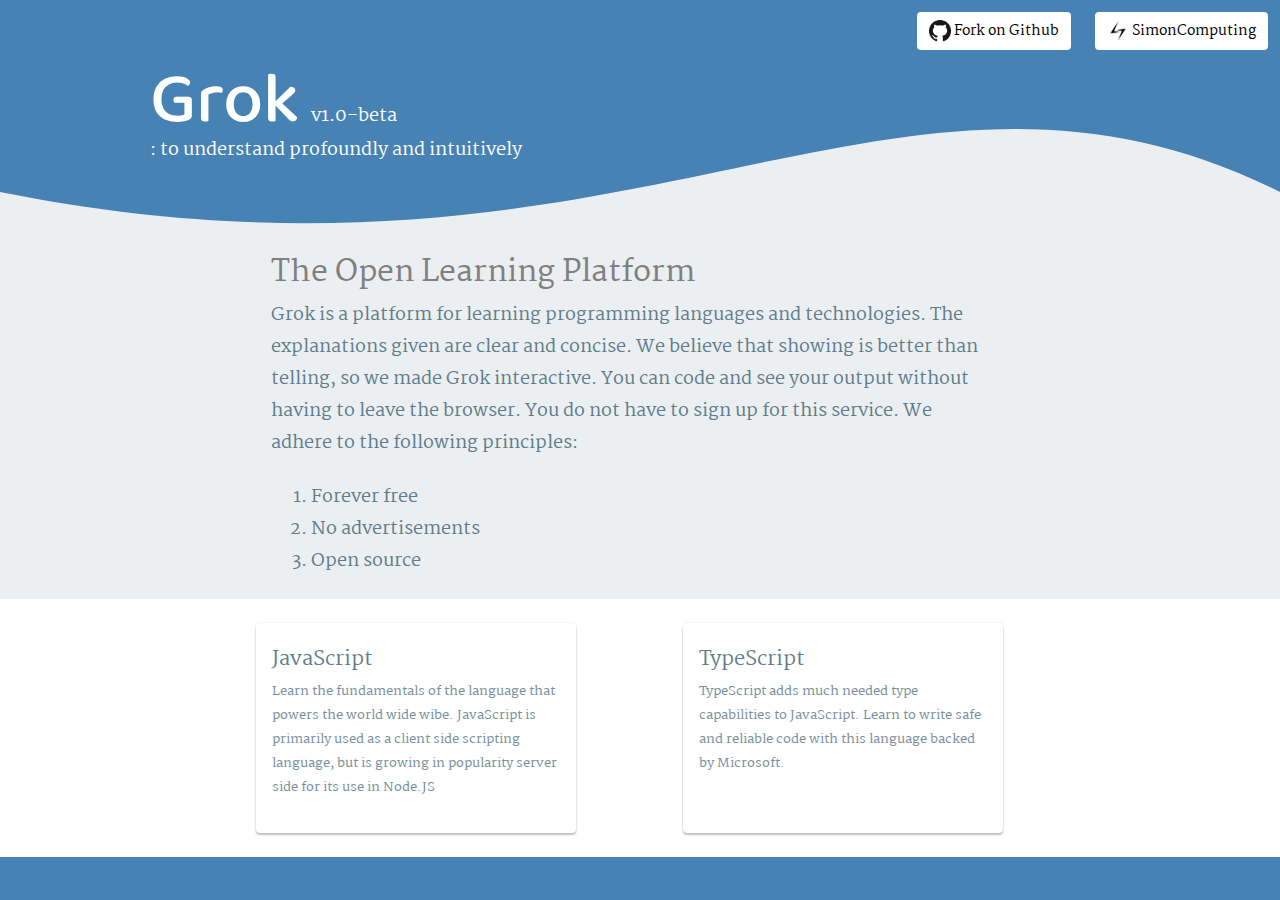
<file: index.html>
<!DOCTYPE html>
<html>
   <head>
      <title>Grok | SimonComputing</title>
      <link rel="stylesheet" href="../css/normalize.css">
      <link rel="stylesheet" href="https://maxcdn.bootstrapcdn.com/bootstrap/3.3.7/css/bootstrap.min.css">
      <link href="https://fonts.googleapis.com/css?family=Baloo" rel="stylesheet">
      <link href="https://fonts.googleapis.com/css?family=Martel" rel="stylesheet">
      <link href="../css/splash.css" rel="stylesheet">
   </head>
   <body>
<!--       <div class="droplet1"></div>
      <div class="droplet0"></div>
      <div class="droplet2"></div>
      <div class="droplet3"></div>
      <div class="droplet4"></div>
      <div class="droplet5"></div>
      <div class="droplet6"></div>
      <div class="droplet7"></div>
      <div class="droplet8"></div> -->
      <ul class="nav-top">
         <li>
            <a href="http://www.SimonComputing.com">
              <img src="../img/sc-logo-black.png" width="22" height="22"> SimonComputing
            </a>
         </li>
         <li>
            <a href="http://www.github.com/simoncomputing/grok">
              <img src="../img/github.png" width="22" height="22"> Fork on Github
            </a>
         </li>
      </ul>
      <h1 class="big">Grok</h1><h4 style="display: inline; margin-left: 12px;">v1.0-beta</h4>
      <h3 class="little">: to understand profoundly and intuitively</h3>
      <svg viewBox="0 0 500 200">
         <path d="M0,75 C250,125 350,0 500,75 L500,00 L0,0 Z" style="stroke: none; fill:steelblue;"></path>
      </svg>
      <div class="container-fluid" style="margin-top: 75px;">
         <div class="row" style="background-color: rgba(236, 239, 241, 1.0)">
            <div class="col-md-7 offset-20">
               <h2 style="color: gray;">The Open Learning Platform</h2>
               <p class="txt">
                  Grok is a platform for learning programming languages and technologies. The explanations given are clear and concise. We believe that showing is better than telling, so we made Grok interactive. You can code and see your output without having to leave the browser. You do not have to sign up for this service. We adhere to the following principles:
                  <ol class="txt">
                    <li>Forever free</li>
                    <li>No advertisements</li>
                    <li>Open source</li>
                  </ol>
               </p>
            </div>
         </div>
         <div class="row cards">
            <a class="card col-md-3 offset-20" href="javascript/">
               <header>
                  <h2>JavaScript</h2>
               </header>
               <p>Learn the fundamentals of the language that powers the world wide wibe. JavaScript is primarily used as a client side scripting language, but is growing in popularity server side for its use in Node.JS</p>
            </a>
            <a class="card col-md-3 col-md-offset-1" href="typescript/">
               <header>
                  <h2>TypeScript</h2>
               </header>
               <p>TypeScript adds much needed type capabilities to JavaScript. Learn to write safe and reliable code with this language backed by Microsoft.</p>
            </a>
         </div>
<!--          <div class="row cards">
            <a class="card col-md-3 offset-20 disabled">
               <header>
                  <h2>Angular</h2>
               </header>
               <p>Angular is the premier front end web framework. With the recent release of Angular2, based on TypeScript, more developers are making the switch to this powerful library.</p>
            </a>
            <a class="card col-md-3 col-md-offset-1 disabled">
               <header>
                  <h2>Karma + Jasmine</h2>
               </header>
               <p>You gotta test your code! Learn the ins and outs of front end testing with the Karma test runner and the Jasmine behavior-driven test framework.</p>
            </a>
         </div>
         <div class="row cards">
            <a class="card col-md-3 offset-20 disabled">
               <header>
                  <h2>D3</h2>
               </header>
               <p>D3.js is a JavaScript library for manipulating documents based on data. D3 combines powerful visualization and interaction techniques with a data-driven approach to DOM manipulation. </p>
            </a>
            <a class="card col-md-3 col-md-offset-1 disabled">
               <header>
                  <h2>Bootstrap CSS</h2>
               </header>
               <p>Bootstrap is the most popular HTML, CSS, and JS framework for developing responsive, mobile first projects on the web.</p>
            </a>
         </div>
 -->      </div>
   </body>
</html>
</file>
<file: css/splash.css>
body {
    font-family: 'Martel', serif;
    color: white;
    background-color: steelblue;
}

svg {
  display: inline-block;
  position: absolute;
  top: 0;
  left: 0;
  background-color: rgba(236, 239, 241, 1.0);
  z-index: -1;
}

.big {
    font-family: 'Baloo', sans;
    color: white;
    padding: 0px;
    padding-left: 150px;
    font-size: 72px;
    margin-bottom: 0px;
    margin-top: 0px;
    display: inline;
}

.little {
    color: white;
    padding: 0px;
    padding-left: 150px;
    font-size: 18px;
    margin-top: 0px;
}

.card {
    padding: 8px;
    padding-right: 0;
    padding-left: 0;
    background: #fff;
    border-radius: 4px;
    box-shadow: 0 2px 2px rgba(0,0,0,0.24),0 0 2px rgba(0,0,0,0.12);
    box-sizing: border-box;
    float: left;
    margin-bottom: 24px;
    min-width: 216px;
    height: 210px;
    padding-bottom: 24px;
    position: relative;
    -webkit-transition: box-shadow .5s;
    transition: box-shadow .5s;
}

.card:hover {
    border: 2px solid #2196F3;
    box-shadow: 0 8px 8px rgba(0,0,0,0.24),0 0 8px rgba(0,0,0,0.12);
    text-decoration: none;
}

.card.disabled {
    cursor: not-allowed;
}

.card.disabled:hover {
    cursor: not-allowed;
    border: 2px solid firebrick;
    box-shadow: 0 8px 8px rgba(0,0,0,0.24),0 0 8px rgba(0,0,0,0.12);
    text-decoration: none;
}

.card.disabled:hover h2 {
    color: firebrick;
    padding: 14px 14px 0 14px;
}

/*.card header {
    border-bottom: 1px solid #ECEFF1;
    box-sizing: border-box;
    line-height: 48px;
    margin-bottom: 8px;
}*/

.card h2 {
    color: #607D8B;
    font-size: 20px;
    font-weight: 400;
    line-height: 24px;
    margin: 0 0 8px 0;
    padding: 16px 16px 0 16px;
    text-transform: none;
}

.card:hover h2 {
    color: #2196F3;
    padding: 14px 14px 0 14px;
}

.card p {
    color: #78909C;
    font-size: 13px;
    line-height: 24px;
    padding: 0 16px;
    margin: 0;
}

.card:hover p {
    color: #546E7A;
    padding: 0 14px;
}

.offset-20 {
  margin-left: 20%;
}

.txt {
  color: #607D8B;
  line-height: 32px;
  font-size: 18px;
  padding-bottom: 12px;
}

.cards {
  background-color: white;
  padding-top: 24px;
}

ul.nav-top {
    list-style-type: none;
    margin: 0;
    padding: 0;
    overflow: hidden;
}

ul.nav-top li {
    float: right;
    margin: 12px;
    border-radius: 4px;
    background-color: white;

}

ul.nav-top li a {
    display: block;
    color: black;
    text-align: center;
    padding: 8px 12px;
    text-decoration: none;
}

ul.nav-top li a:hover {
    text-decoration: none;
    border-radius: 4px;
    background-color: lightgray;
}

.droplet0 {
    position: absolute;
    top: calc(1050px - 350px);
    left: 14%;
    background-color: lightblue;
    width: 75px;
    height: 75px;
    -webkit-border-top-left-radius: 0;
    -webkit-border-top-right-radius: 75px;
    -webkit-border-bottom-right-radius: 75px;
    -webkit-border-bottom-left-radius: 75px;
    -webkit-transform:rotate(45deg);
}

.droplet1 {
    position: absolute;
    top: calc(1300px - 350px);
    left: 55px;
    background-color: lightblue;
    width: 75px;
    height: 75px;
    -webkit-border-top-left-radius: 0;
    -webkit-border-top-right-radius: 75px;
    -webkit-border-bottom-right-radius: 75px;
    -webkit-border-bottom-left-radius: 75px;
    -webkit-transform:rotate(45deg);
}

.droplet2 {
    position: absolute;
    top: calc(1100px - 350px);
    left: 45%;
    background-color: lightblue;
    width: 75px;
    height: 75px;
    -webkit-border-top-left-radius: 0;
    -webkit-border-top-right-radius: 75px;
    -webkit-border-bottom-right-radius: 75px;
    -webkit-border-bottom-left-radius: 75px;
    -webkit-transform:rotate(45deg);
}

.droplet3 {
    position: absolute;
    top: calc(1400px - 350px);
    left: 30%;
    background-color: lightblue;
    width: 75px;
    height: 75px;
    -webkit-border-top-left-radius: 0;
    -webkit-border-top-right-radius: 75px;
    -webkit-border-bottom-right-radius: 75px;
    -webkit-border-bottom-left-radius: 75px;
    -webkit-transform:rotate(45deg);
}

.droplet4 {
    position: absolute;
    top: calc(1200px - 350px);
    left: 75%;
    background-color: lightblue;
    width: 75px;
    height: 75px;
    -webkit-border-top-left-radius: 0;
    -webkit-border-top-right-radius: 75px;
    -webkit-border-bottom-right-radius: 75px;
    -webkit-border-bottom-left-radius: 75px;
    -webkit-transform:rotate(45deg);
}

.droplet5 {
    position: absolute;
    top: calc(1500px - 350px);
    left: 90%;
    background-color: lightblue;
    width: 75px;
    height: 75px;
    -webkit-border-top-left-radius: 0;
    -webkit-border-top-right-radius: 75px;
    -webkit-border-bottom-right-radius: 75px;
    -webkit-border-bottom-left-radius: 75px;
    -webkit-transform:rotate(45deg);
}

.droplet6 {
    position: absolute;
    top: calc(1000px - 350px);
    left: 85%;
    background-color: lightblue;
    width: 75px;
    height: 75px;
    -webkit-border-top-left-radius: 0;
    -webkit-border-top-right-radius: 75px;
    -webkit-border-bottom-right-radius: 75px;
    -webkit-border-bottom-left-radius: 75px;
    -webkit-transform:rotate(45deg);
}

.droplet7 {
    position: absolute;
    top: calc(1600px - 350px);
    left: 10%;
    background-color: lightblue;
    width: 75px;
    height: 75px;
    -webkit-border-top-left-radius: 0;
    -webkit-border-top-right-radius: 75px;
    -webkit-border-bottom-right-radius: 75px;
    -webkit-border-bottom-left-radius: 75px;
    -webkit-transform:rotate(45deg);
}

.droplet8 {
    position: absolute;
    top: calc(1660px - 350px);
    left: 60%;
    background-color: lightblue;
    width: 75px;
    height: 75px;
    -webkit-border-top-left-radius: 0;
    -webkit-border-top-right-radius: 75px;
    -webkit-border-bottom-right-radius: 75px;
    -webkit-border-bottom-left-radius: 75px;
    -webkit-transform:rotate(45deg);
}
</file>
